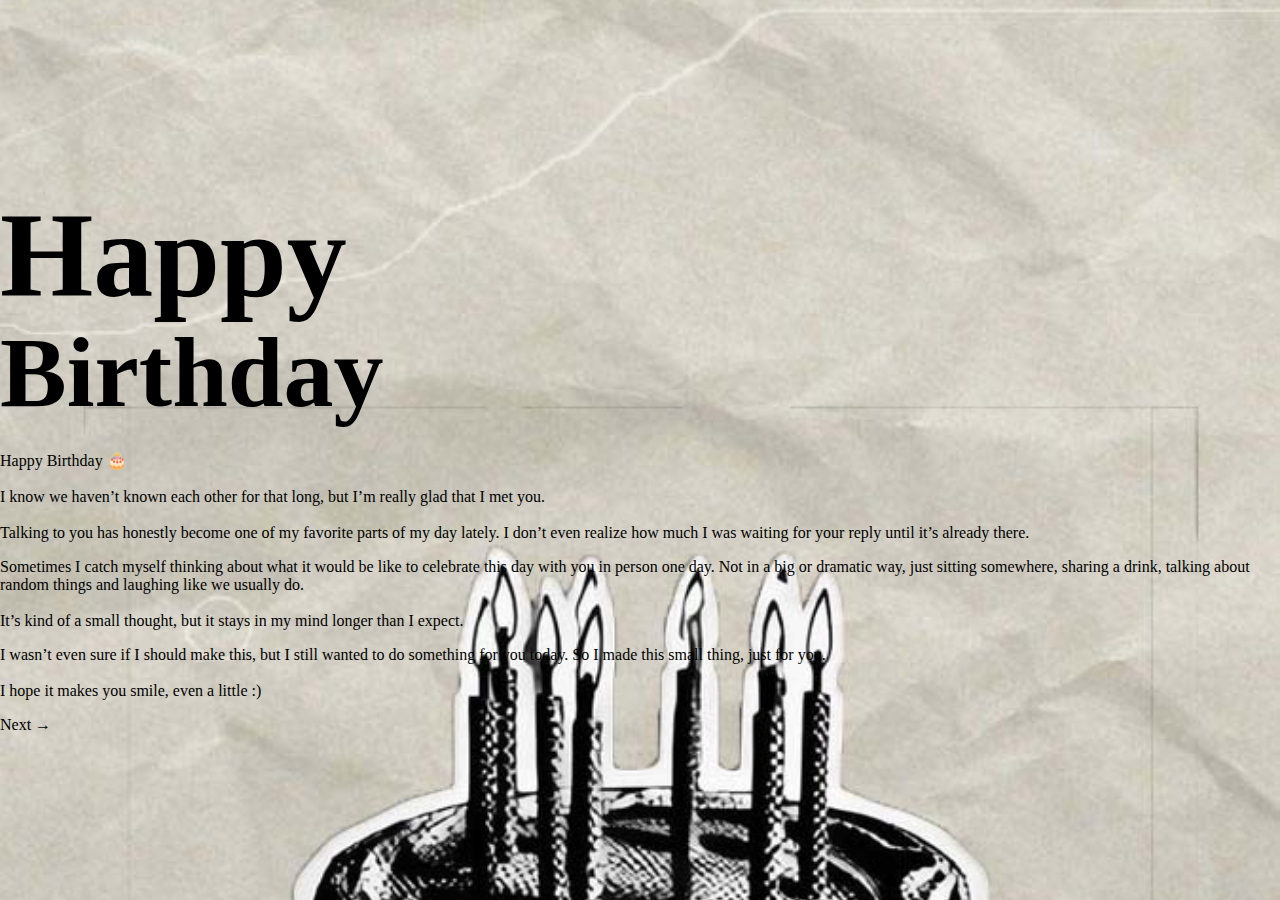
<file: index.html>
<!DOCTYPE html>
<html lang="en">
<head>
  <meta charset="UTF-8">
  <title>Birthday Letter</title>

  <link href="https://fonts.googleapis.com/css2?family=Playfair+Display:wght@600&family=Special+Elite&display=swap" rel="stylesheet">
  <link rel="stylesheet" href="style.css">
</head>
<body>

<div class="container">

  <h1 class="title">
  <span>Happy</span>
  <span>Birthday</span>
</h1>

  <!-- Gift box image -->
  <img src="box.png" class="gift hidden" id="gift" onclick="openLetter()">

  <!-- Letter paper -->
  <div class="letter" id="letter">

    <div class="page active">
      <p>
        Happy Birthday 🎂<br><br>
        I know we haven’t known each other for that long,
            but I’m really glad that I met you.<br><br>
        
         Talking to you has honestly become one of my favorite parts of my day lately.
         I don’t even realize how much I was waiting for your reply
          until it’s already there.
      </p>
    </div>

    <div class="page">
      <p>
        Sometimes I catch myself thinking about what it would be like
            to celebrate this day with you in person one day.
            Not in a big or dramatic way,
            just sitting somewhere, sharing a drink,
            talking about random things and laughing like we usually do.<br><br>

            It’s kind of a small thought,
            but it stays in my mind longer than I expect.
      </p>
    </div>

    <div class="page">
      <p>
        I wasn’t even sure if I should make this,
            but I still wanted to do something for you today.
            So I made this small thing, just for you.<br><br>

            I hope it makes you smile, even a little :)
      </p>
    </div>

    <span class="next" onclick="nextPage()">Next →</span>
  </div>

</div>

<script src="script.js"></script>
</body>
</html>
</file>
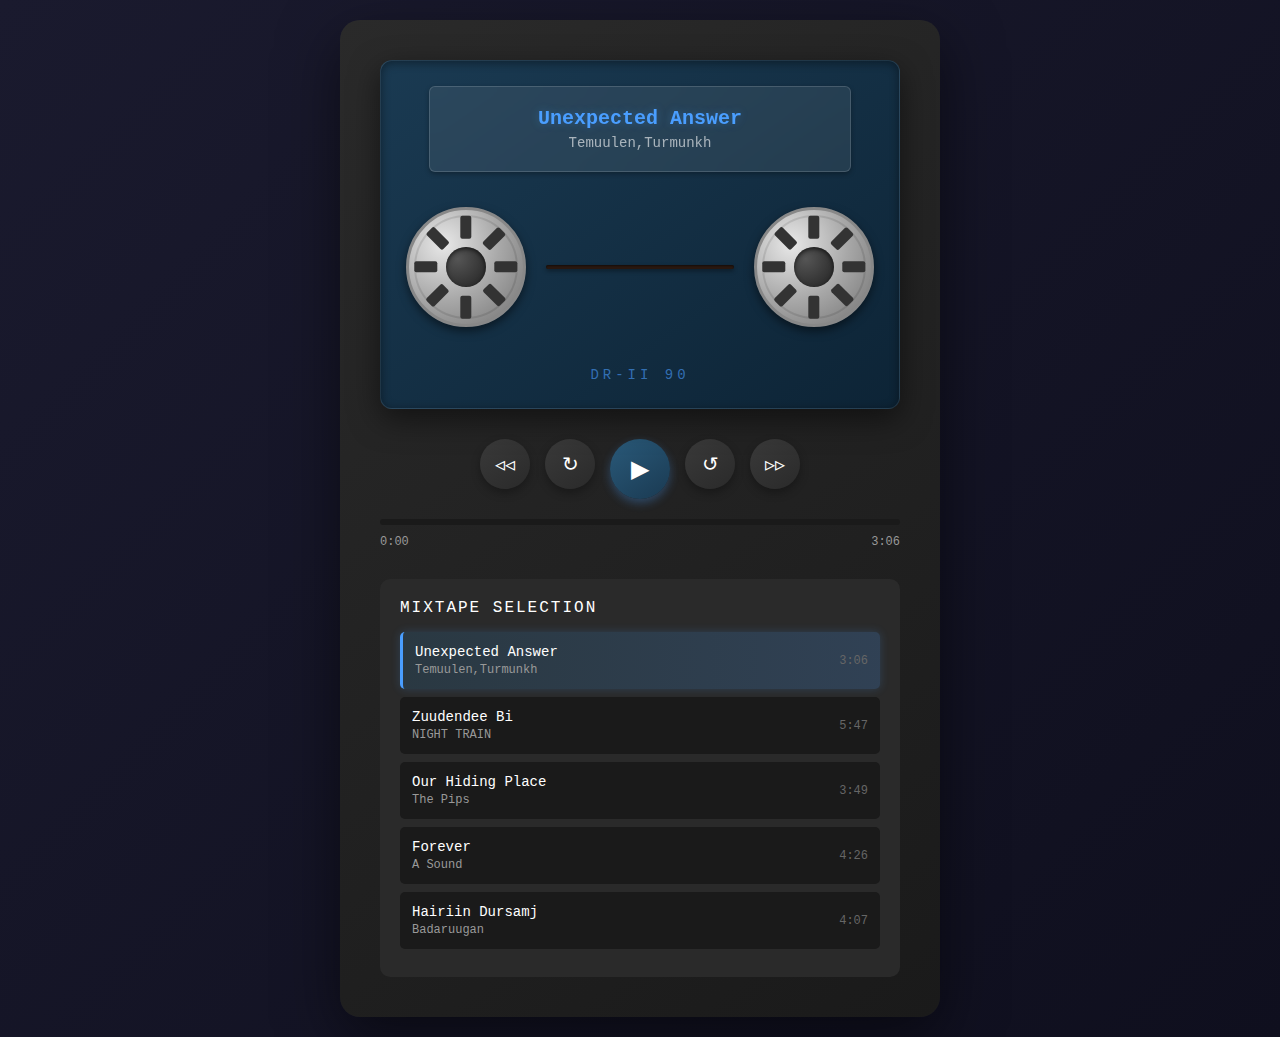
<file: music.html>
<!DOCTYPE html>
<html lang="en">
<head>
    <meta charset="UTF-8">
    <meta name="viewport" content="width=device-width, initial-scale=1.0">
    <title>Cassette Player</title>
      <style>
        * {
            margin: 0;
            padding: 0;
            box-sizing: border-box;
        }

        body {
            min-height: 100vh;
            background: linear-gradient(135deg, #1a1a2e 0%, #0f0f1e 100%);
            display: flex;
            justify-content: center;
            align-items: center;
            font-family: 'Courier New', monospace;
            padding: 20px;
        }

        .player-container {
            background: linear-gradient(145deg, #2a2a2a, #1a1a1a);
            border-radius: 20px;
            padding: 40px;
            box-shadow: 0 20px 60px rgba(0,0,0,0.5);
            max-width: 600px;
            width: 100%;
        }

    .player-container {
    background: linear-gradient(145deg, #2a2a2a, #1a1a1a);
    border-radius: 20px;
    padding: clamp(15px, 4vw, 40px);
    box-shadow: 0 20px 60px rgba(0,0,0,0.5);
    max-width: 600px;
    width: 95%; /* Утсан дээр ирмэгээс нь зай авна */
    margin: auto;
}

.cassette {
    background: linear-gradient(145deg, #1a3a52, #0d2436);
    border-radius: 12px;
    padding: 25px; /* Зайг нь жигд болгосон */
    position: relative;
    box-shadow: inset 0 2px 10px rgba(0,0,0,0.4),
                0 10px 30px rgba(0,0,0,0.5);
    border: 1px solid rgba(255,255,255,0.08);
    width: 100%;
    /* Стандарт кассетны харьцаа */
    aspect-ratio: 1.5 / 1; 
    display: flex;
    flex-direction: column;
    justify-content: center; /* Бүх зүйлийг голлуулна */
    gap: 15px;
}
        
        .cassette-type {
            position: absolute;
            top: 10px;
            right: 20px;
            color: rgba(255,255,255,0.6);
            font-size: 10px;
            letter-spacing: 1px;
        }

        .cassette-label {
    background: rgba(255, 255, 255, 0.08);
    border-radius: 6px;
    padding: clamp(10px, 3vw, 20px);
    text-align: center;
    box-shadow: 0 2px 5px rgba(0,0,0,0.3);
    border: 1px solid rgba(255,255,255,0.15);
    backdrop-filter: blur(10px);
    /* Дууны нэрийг кассетны дээд хэсэгт байрлуулна */
    width: 90%;
    margin: 0 auto;
}

       .song-title {
    font-size: clamp(14px, 4vw, 20px); /* Утсан дээр жижигснэ */
    font-weight: bold;
    color: #4a9eff;
    margin-bottom: 5px;
    text-shadow: 0 0 10px rgba(74, 158, 255, 0.3);
}

        .artist-name {
            font-size: 14px;
            color: rgba(255,255,255,0.6);
        }
        
       .cassette-info {
    position: static; /* Төвөөсөө хөдлөхгүй болгох */
    transform: none;
    text-align: center;
    color: rgba(74, 158, 255, 0.6);
    font-size: 14px;
    letter-spacing: 4px;
    margin-top: 5px;
}
        
        .cassette-subtitle {
            position: absolute;
            top: 35px;
            left: 50%;
            transform: translateX(-50%);
            color: rgba(255,255,255,0.5);
            font-size: 9px;
            font-style: italic;
            letter-spacing: 1px;
            white-space: nowrap;
        }

        .reels-container {
            display: flex;
            justify-content: space-around;
            align-items: center;
            margin: 20px 0;
            gap: 20px;
        }

      .reel {
    width: clamp(80px, 20vw, 120px); /* Утсан дээр арай томорсон */
    height: clamp(80px, 20vw, 120px);
    border-radius: 50%;
    background: radial-gradient(circle at 30% 30%, #e8e8e8, #a8a8a8 50%, #707070);
    position: relative;
    box-shadow: 0 4px 10px rgba(0,0,0,0.5);
    border: 3px solid #888;
    flex-shrink: 0;
    /* Төвд нь байлгахын тулд нэмэв */
    display: flex;
    justify-content: center;
    align-items: center;
}

       /* Голын жижиг хар тойрог - Шүдний дээр харагдах ёстой */
.reel::before {
    content: '';
    position: absolute;
    width: 35%; 
    height: 35%;
    background: radial-gradient(circle at 30% 30%, #555, #222);
    border-radius: 50%;
    z-index: 5; /* Шүдний дээр гаргана */
    box-shadow: inset 0 2px 4px rgba(0,0,0,0.6);
}
        
        .reel::after {
            content: '';
            position: absolute;
            top: 50%;
            left: 50%;
            transform: translate(-50%, -50%);
            width: 100px;
            height: 100px;
            border-radius: 50%;
            border: 2px solid rgba(0,0,0,0.1);
        }

       /* Update these specific sections in your <style> tag */

.reel-teeth {
    position: absolute;
    width: 100%;
    height: 100%;
    top: 0;
    left: 0;
    z-index: 2;
    /* Эргэлтийн төвийг яг голд нь түгжих */
    display: flex;
    justify-content: center;
    align-items: center;
}

.tooth {
    position: absolute;
    /* Шүдний хэмжээг илүү тод, том болгов */
    width: 10%; 
    height: 90%; 
    background: transparent;
    /* Төвөөс зөрөхөөс бүрэн сэргийлнэ */
    left: 50%;
    top: 50%;
    transform: translate(-50%, -50%);
}

.tooth::before,
.tooth::after {
    content: '';
    position: absolute;
    width: 100%;
    height: 22%; /* Шүдний урт */
    background: #333;
    left: 0;
    border-radius: 2px;
}

.tooth::before { top: 0; }
.tooth::after { bottom: 0; }

/* 4 элемент = 8 шүд (45 градусын зайтай) */
.tooth:nth-child(1) { transform: translate(-50%, -50%) rotate(0deg); }
.tooth:nth-child(2) { transform: translate(-50%, -50%) rotate(45deg); }
.tooth:nth-child(3) { transform: translate(-50%, -50%) rotate(90deg); }
.tooth:nth-child(4) { transform: translate(-50%, -50%) rotate(135deg); }

.tooth:nth-child(n+5) { display: none; }
          
        .reel.spinning .reel-teeth {
            animation: spin 2s linear infinite;
        }

        @keyframes spin {
            from { transform: rotate(0deg); }
            to { transform: rotate(360deg); }
        }

        .tape-line {
            flex: 1;
            height: 4px;
            background: #2a1810;
            border-radius: 2px;
            box-shadow: 0 2px 4px rgba(0,0,0,0.4),
                        inset 0 1px 2px rgba(0,0,0,0.5);
        }

        .controls {
            display: flex;
            justify-content: center;
            gap: 15px;
            margin-top: 30px;
        }

        .control-btn {
            width: 50px;
            height: 50px;
            border-radius: 50%;
            border: none;
            background: linear-gradient(145deg, #3a3a3a, #2a2a2a);
            color: #fff;
            font-size: 20px;
            cursor: pointer;
            transition: all 0.2s;
            box-shadow: 0 4px 10px rgba(0,0,0,0.3);
            display: flex;
            align-items: center;
            justify-content: center;
        }

        .control-btn:hover {
            background: linear-gradient(145deg, #4a4a4a, #3a3a3a);
            transform: translateY(-2px);
            box-shadow: 0 6px 15px rgba(0,0,0,0.4);
        }

        .control-btn:active {
            transform: translateY(0);
            box-shadow: 0 2px 5px rgba(0,0,0,0.3);
        }

        .control-btn.play {
            width: 60px;
            height: 60px;
            font-size: 24px;
            background: linear-gradient(145deg, #2a5a7a, #1a3a52);
            box-shadow: 0 4px 10px rgba(74, 158, 255, 0.3);
        }

        .control-btn.play:hover {
            background: linear-gradient(145deg, #3a6a8a, #2a4a62);
            box-shadow: 0 6px 15px rgba(74, 158, 255, 0.5);
        }

        .progress-container {
            margin-top: 20px;
            background: #1a1a1a;
            height: 6px;
            border-radius: 3px;
            overflow: hidden;
        }

        .progress-bar {
            height: 100%;
            background: linear-gradient(90deg, #2a5a7a, #4a9eff);
            width: 0%;
            transition: width 0.1s linear;
            box-shadow: 0 0 10px rgba(74, 158, 255, 0.5);
        }

        .time-display {
            display: flex;
            justify-content: space-between;
            margin-top: 10px;
            color: #999;
            font-size: 12px;
        }

        .playlist {
            margin-top: 30px;
            background: #2a2a2a;
            border-radius: 10px;
            padding: 20px;
        }

        .playlist-title {
            color: #fff;
            margin-bottom: 15px;
            font-size: 16px;
            text-transform: uppercase;
            letter-spacing: 2px;
        }

        .song-item {
            background: #1a1a1a;
            padding: 12px;
            margin-bottom: 8px;
            border-radius: 5px;
            cursor: pointer;
            transition: all 0.2s;
            display: flex;
            justify-content: space-between;
            align-items: center;
        }

        .song-item:hover {
            background: #3a3a3a;
            transform: translateX(5px);
        }

        .song-item.active {
            background: linear-gradient(90deg, rgba(42, 90, 122, 0.3), rgba(74, 158, 255, 0.2));
            border-left: 3px solid #4a9eff;
            box-shadow: 0 0 10px rgba(74, 158, 255, 0.2);
        }

        .song-info {
            color: #fff;
        }

        .song-item-title {
            font-size: 14px;
            margin-bottom: 3px;
        }

        .song-item-artist {
            font-size: 12px;
            color: #999;
        }

        .song-duration {
            color: #666;
            font-size: 12px;
        }
    </style>
    </head>
<body>
    <div class="player-container">
        <div class="cassette">
           
            <div class="cassette-label">
                <div class="song-title" id="currentSong">Unexpected Answer</div>
                <div class="artist-name" id="currentArtist">Temuulen,Turmunkh</div>
            </div>
            
            <div class="reels-container">
                <div class="reel" id="leftReel">
                    <div class="reel-teeth">
                        <div class="tooth"></div>
                        <div class="tooth"></div>
                        <div class="tooth"></div>
                        <div class="tooth"></div>
                        <div class="tooth"></div>
                        <div class="tooth"></div>
                        <div class="tooth"></div>
                        <div class="tooth"></div>
                    </div>
                </div>
                
                <div class="tape-line"></div>
                
                <div class="reel" id="rightReel">
                    <div class="reel-teeth">
                        <div class="tooth"></div>
                        <div class="tooth"></div>
                        <div class="tooth"></div>
                        <div class="tooth"></div>
                        <div class="tooth"></div>
                        <div class="tooth"></div>
                        <div class="tooth"></div>
                        <div class="tooth"></div>
                    </div>
                </div>
            </div>
            
            <div class="cassette-info">DR-II 90</div>
        </div>

        <div class="controls">
            <button class="control-btn" id="prevBtn" title="Previous">◃◃</button>
            <button class="control-btn" id="rewindBtn" title="Rewind">↻</button>
            <button class="control-btn play" id="playBtn" title="Play/Pause">▶</button>
            <button class="control-btn" id="forwardBtn" title="Fast Forward">↺</button>
            <button class="control-btn" id="nextBtn" title="Next">▹▹</button>
        </div>

        <div class="progress-container">
            <div class="progress-bar" id="progressBar"></div>
        </div>
        
        <div class="time-display">
            <span id="currentTime">0:00</span>
            <span id="totalTime">3:45</span>
        </div>

        <div class="playlist">
            <div class="playlist-title">Mixtape Selection</div>
            <div id="playlistContainer"></div>
        </div>
    </div>
     <script>
        const songs = [
            { title: "Unexpected Answer", artist: "Temuulen,Turmunkh", duration: 186, url: "UnexpectedAnswer.mp3" },
            { title: "Zuudendee Bi", artist: "NIGHT TRAIN", duration: 347, url: "ZuudendeeBi.mp3" },
            { title: "Our Hiding Place", artist: "The Pips", duration: 229, url: "OurHidingPlace.mp3" },
            { title: "Forever", artist: "A Sound", duration: 266, url: "Forever.mp3" },
            { title: "Hairiin Dursamj", artist: "Badaruugan", duration: 247, url: "hairiindursamj.mp3" }
        ];

        let currentSongIndex = 0;
        let isPlaying = false;
        let currentTime = 0;
        let progressInterval;
        let audio = new Audio(); // Шинэ аудио объект

        const playBtn = document.getElementById('playBtn');
        const prevBtn = document.getElementById('prevBtn');
        const nextBtn = document.getElementById('nextBtn');
        const rewindBtn = document.getElementById('rewindBtn');
        const forwardBtn = document.getElementById('forwardBtn');
        const leftReel = document.getElementById('leftReel');
        const rightReel = document.getElementById('rightReel');
        const progressBar = document.getElementById('progressBar');
        const currentTimeEl = document.getElementById('currentTime');
        const totalTimeEl = document.getElementById('totalTime');
        const currentSongEl = document.getElementById('currentSong');
        const currentArtistEl = document.getElementById('currentArtist');
        const playlistContainer = document.getElementById('playlistContainer');

        function formatTime(seconds) {
            const mins = Math.floor(seconds / 60);
            const secs = Math.floor(seconds % 60);
            return `${mins}:${secs.toString().padStart(2, '0')}`;
        }

        function updateDisplay() {
            const song = songs[currentSongIndex];
            currentSongEl.textContent = song.title;
            currentArtistEl.textContent = song.artist;
            totalTimeEl.textContent = formatTime(song.duration);
            
            // Update active song in playlist
            document.querySelectorAll('.song-item').forEach((item, index) => {
                item.classList.toggle('active', index === currentSongIndex);
            });
        }

        function updateProgress() {
            const song = songs[currentSongIndex];
            currentTime = audio.currentTime;
            
            if (currentTime >= song.duration) {
                nextSong();
                return;
            }
            
            const progress = (currentTime / song.duration) * 100;
            progressBar.style.width = `${progress}%`;
            currentTimeEl.textContent = formatTime(currentTime);
        }

        function togglePlay() {
    if (!audio.src) {
        audio.src = songs[currentSongIndex].url;
    }

    isPlaying = !isPlaying;
    playBtn.textContent = isPlaying ? '||' : '▶';

    if (isPlaying) {
        audio.play(); // Хөгжим тоглуулна
        leftReel.classList.add('spinning');
        rightReel.classList.add('spinning');
        progressInterval = setInterval(updateProgress, 100);
    } else {
        audio.pause(); // Хөгжим зогсооно
        leftReel.classList.remove('spinning');
        rightReel.classList.remove('spinning');
        clearInterval(progressInterval);
    }
}
         
function resetTimer() {
    clearInterval(progressInterval);
    audio.src = songs[currentSongIndex].url; // Шинэ дууны замыг заана
    currentTime = 0;
    progressBar.style.width = '0%';
    currentTimeEl.textContent = "0:00";
    if (isPlaying) {
        audio.play();
        progressInterval = setInterval(updateProgress, 100);
    }
}

function nextSong() {
    currentSongIndex = (currentSongIndex + 1) % songs.length;
    updateDisplay();
    resetTimer();
}

function prevSong() {
    currentSongIndex = (currentSongIndex - 1 + songs.length) % songs.length;
    updateDisplay();
    resetTimer();
}
        function skipTime(seconds) {
            const song = songs[currentSongIndex];
            currentTime = Math.max(0, Math.min(currentTime + seconds, song.duration));
            const progress = (currentTime / song.duration) * 100;
            progressBar.style.width = `${progress}%`;
            currentTimeEl.textContent = formatTime(currentTime);
        }

        function loadSong(index) {
            if (currentSongIndex === index && isPlaying) {
                togglePlay();
                return;
            }
            
            const wasPlaying = isPlaying;
            if (isPlaying) {
                togglePlay();
            }
            
            currentSongIndex = index;
            currentTime = 0;
            progressBar.style.width = '0%';
            updateDisplay();
            
            if (wasPlaying) {
                togglePlay();
            }
        }

        // Render playlist
        songs.forEach((song, index) => {
            const songItem = document.createElement('div');
            songItem.className = 'song-item';
            if (index === 0) songItem.classList.add('active');
            
            songItem.innerHTML = `
                <div class="song-info">
                    <div class="song-item-title">${song.title}</div>
                    <div class="song-item-artist">${song.artist}</div>
                </div>
                <div class="song-duration">${formatTime(song.duration)}</div>
            `;
            
            songItem.addEventListener('click', () => loadSong(index));
            playlistContainer.appendChild(songItem);
        });

        // Event listeners
        playBtn.addEventListener('click', togglePlay);
        nextBtn.addEventListener('click', () => {
            nextSong();
            if (isPlaying) {
                clearInterval(progressInterval);
                progressInterval = setInterval(updateProgress, 100);
            }
        });
        prevBtn.addEventListener('click', () => {
            prevSong();
            if (isPlaying) {
                clearInterval(progressInterval);
                progressInterval = setInterval(updateProgress, 100);
            }
        });
        rewindBtn.addEventListener('click', () => skipTime(-10));
        forwardBtn.addEventListener('click', () => skipTime(10));

        // Initialize
        updateDisplay();
    </script>
</body>
</html>
</file>
<file: style.css>
body {
  margin: 0;
  height: 100vh;
  background: url("background.jpg") center/cover no-repeat;
  display: flex;
  justify-content: center;
  align-items: center;
  font-family: 'Georgia', serif;
}

/* STEP 1 */
.card-screen {
  text-align: center;
  transform: translateY(-90px);
}

.title span:first-child {
  font-size: 120px;
  display: block;
}

.title span:last-child {
  font-size: 100px;
  display: block;
  margin-top: -10px;
}

/* STEP 2 */
.hidden { display: none; }

.box-screen {
  text-align: center;
}

.letter-box {
  width: 220px;
  cursor: pointer;
  animation: fadeIn 1.5s ease;
}

/* STEP 3 POPUP */
.letter-popup {
  position: fixed;
  inset: 0;
  background: rgba(0,0,0,0.4);
  display: none;
  justify-content: center;
  align-items: center;
}

.letter-popup.show {
  display: flex;
}

.envelope {
  transform: scale(0.9);
  position: relative;
  width: 300px;
  height: 220px;
}

.envelope-img {
  width: 100%;
}

/* LETTER ANIMATION */
.letter-paper {
  position: absolute;
  width: 260px;
  height: 360px;
  background: url("letterpaper.jpg") center/cover;
  padding: 30px;
  top: 40px;
  left: 20px;
  transform: translateY(220px);
  transition: 1s ease;
  opacity: 0;
}

.envelope.open .letter-paper {
transform: translateY(-140px);
  opacity: 1;
}

.letter-page { display: none; }
.letter-page.active { display: block; }

.next-btn {
  position: absolute;
  bottom: 15px;
  right: 25px;
  background: none;
  border: none;
  font-size: 14px;
  cursor: pointer;
  text-decoration: underline;
}

@keyframes fadeIn {
  from { opacity: 0; transform: scale(0.8); }
  to { opacity: 1; transform: scale(1); }
}
</file>
